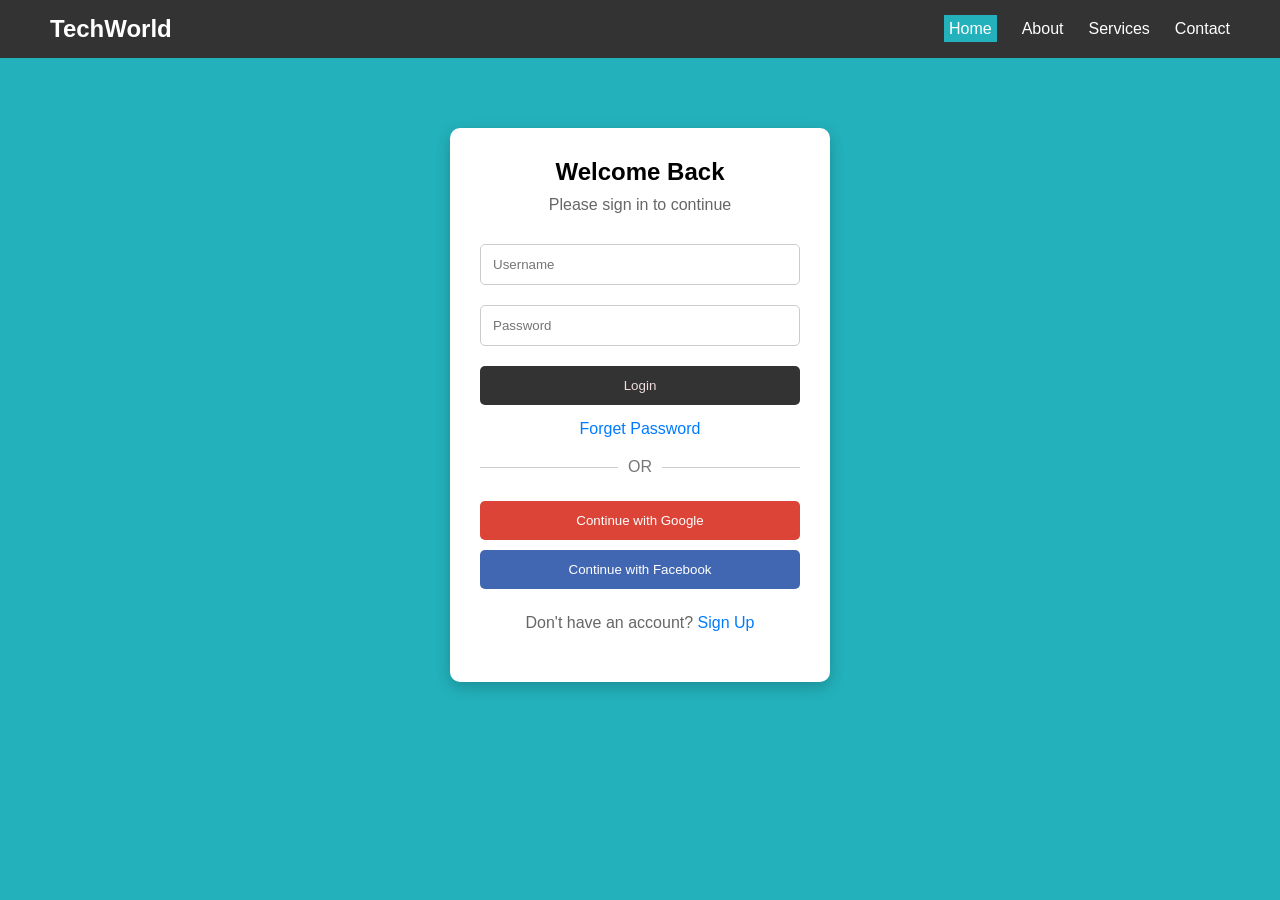
<file: index.html>
<!DOCTYPE html>
<html lang="en">
<head>
  <meta charset="UTF-8">
  <meta name="viewport" content="width=device-width, initial-scale=1.0">
  <title>Login Page</title>
  <link rel="stylesheet" href="style.css">
</head>
<body>

  
  <nav class="navbar">
    <div class="logo">TechWorld</div>
    <ul class="menu">
      <li><a href="#"class="active">Home</a></li>
      <li><a href="#">About</a></li>
      <li><a href="#">Services</a></li>
      <li><a href="#">Contact</a></li>
    </ul>
  </nav>

  
  <div class="login-box">
    <h2>Welcome Back</h2>
    <p>Please sign in to continue</p>

    <form>
      <input type="text" placeholder="Username" required>
      <input type="password" placeholder="Password" required>
      <button type="submit">Login</button>
    </form>

    <a href="#" class="forget">Forget Password</a>

    <div class="divider">
      <span>OR</span>
    </div>

    <button class="google">Continue with Google</button>
    <button class="facebook">Continue with Facebook</button>

    <p class="sign-up">Don't have an account? <a href="#">Sign Up</a></p>
  </div>

</body>
</html>
</file>
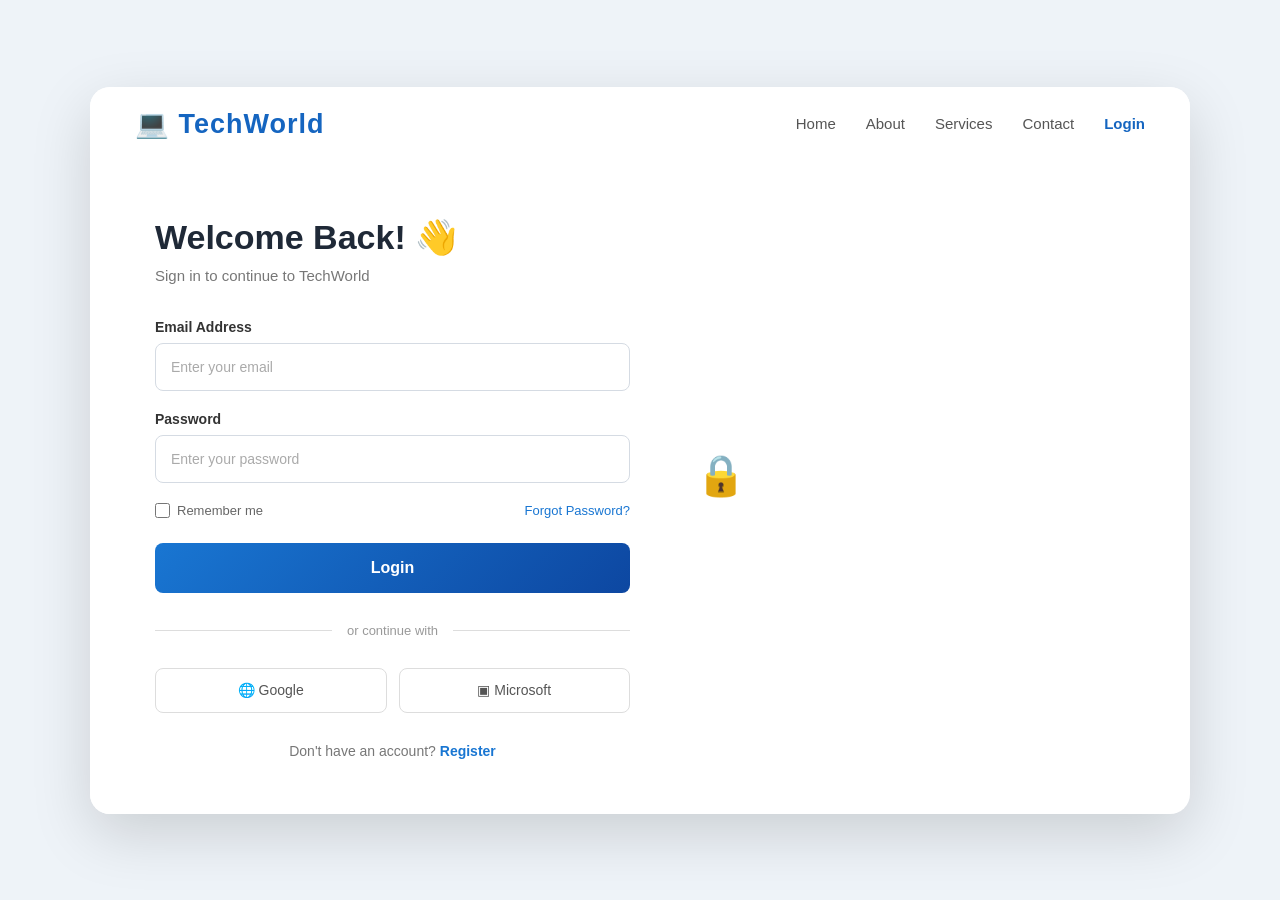
<file: experiment2/index.html>
<!DOCTYPE html>
<html lang="en">

<head>
    <meta charset="UTF-8">

    <meta name="viewport"
          content="width=device-width, initial-scale=1.0">

    <title>TechWorld - Login</title>

    
    <link rel="stylesheet" href="style3.css">
</head>

<body>

    
    <div class="container">

        

        <nav>

            <div class="logo">
                💻 TechWorld
            </div>


            <ul class="menu">

                <li>
                    <a href="#">Home</a>
                </li>

                <li>
                    <a href="#">About</a>
                </li>

                <li>
                    <a href="#">Services</a>
                </li>

                <li>
                    <a href="#">Contact</a>
                </li>

                <li>
                    <a href="#" class="active">Login</a>
                </li>

            </ul>

        </nav>



        <div class="content">


            

            <div class="login-section">

                <h1>
                    Welcome Back! 👋
                </h1>

                <p class="subtitle">
                    Sign in to continue to TechWorld
                </p>


                

                <form>

                    <label>
                        Email Address
                    </label>

                    <input
                        type="email"
                        placeholder="Enter your email"
                        required
                    >


                    <label>
                        Password
                    </label>

                    <input
                        type="password"
                        placeholder="Enter your password"
                        required
                    >



                    <div class="options">

                        <label class="remember">

                            <input type="checkbox">

                            Remember me

                        </label>


                        <a href="#">
                            Forgot Password?
                        </a>

                    </div>



                    <button
                        type="submit"
                        class="login-button">

                        Login

                    </button>



                    <div class="divider">

                        <span>
                            or continue with
                        </span>

                    </div>


                    <div class="social-buttons">

                        <button
                            type="button"
                            class="social">

                            🌐 Google

                        </button>


                        <button
                            type="button"
                            class="social">

                            ▣ Microsoft

                        </button>

                    </div>



                    <p class="signup">

                        Don't have an account?

                        <a href="#">
                            Register
                        </a>

                    </p>

                </form>

            </div>


          

            <div class="welcome-section">



                <div class="illustration">

                    🔒

                </div>


                <h2>
                    Secure, Simple, Smart.
                </h2>


                <p>
                    TechWorld provides secure and smart
                    solutions for a better digital experience.
                </p>



                <div class="dots">

                    <span class="active-dot"></span>

                    <span></span>

                    <span></span>

                </div>

            </div>

        </div>

    </div>

</body>

</html>
</file>
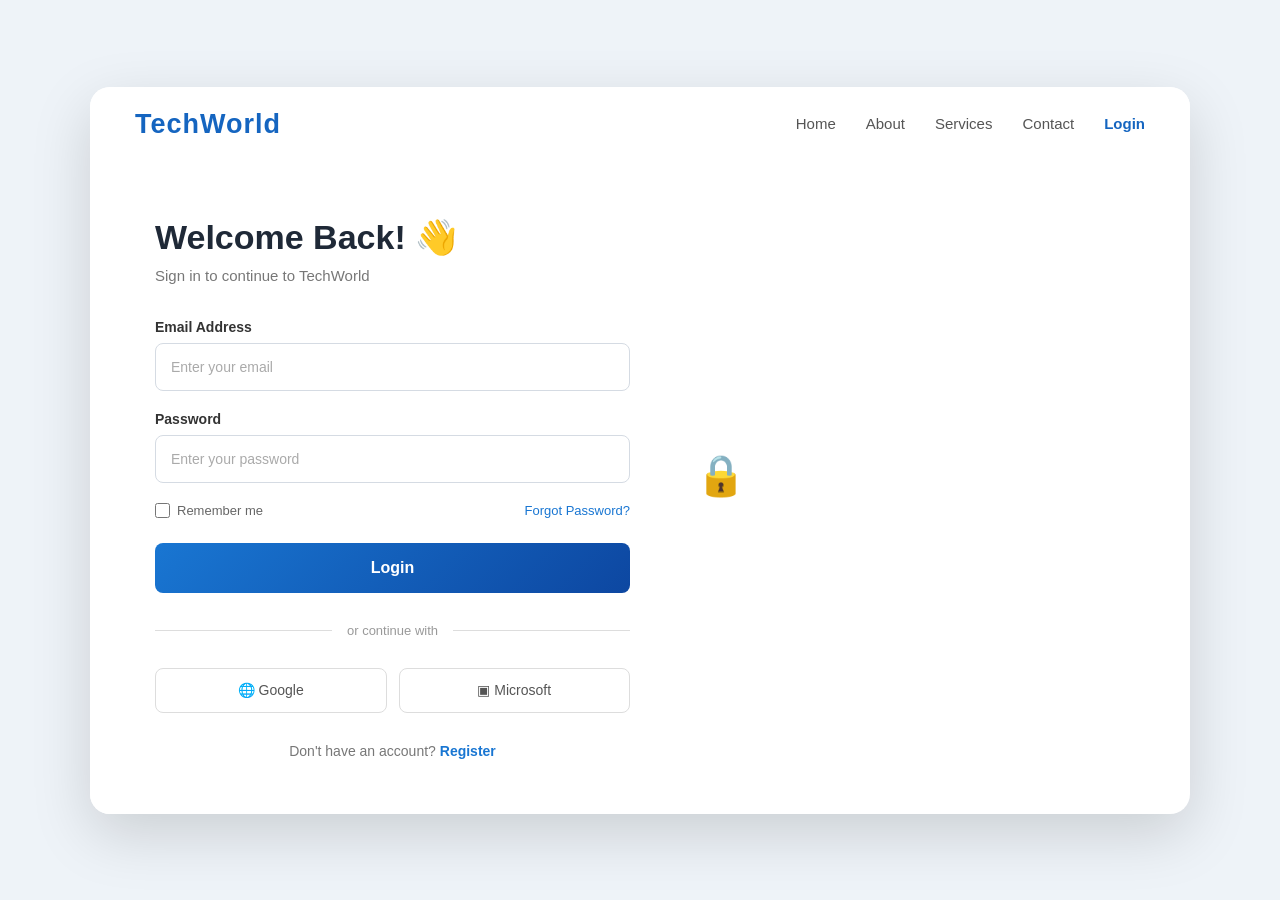
<file: experiment2/index2.html>
<!DOCTYPE html>
<html lang="en">

<head>
    <meta charset="UTF-8">

    <meta name="viewport"
          content="width=device-width, initial-scale=1.0">

    <title>TechWorld - Login</title>

    
    <link rel="stylesheet" href="style3.css">
</head>

<body>

    
    <div class="container">

        

        <nav>

            <div class="logo">
                 TechWorld
            </div>


            <ul class="menu">

                <li>
                    <a href="#">Home</a>
                </li>

                <li>
                    <a href="#">About</a>
                </li>

                <li>
                    <a href="#">Services</a>
                </li>

                <li>
                    <a href="#">Contact</a>
                </li>

                <li>
                    <a href="#" class="active">Login</a>
                </li>

            </ul>

        </nav>



        <div class="content">


            

            <div class="login-section">

                <h1>
                    Welcome Back! 👋
                </h1>

                <p class="subtitle">
                    Sign in to continue to TechWorld
                </p>


                

                <form>

                    <label>
                        Email Address
                    </label>

                    <input
                        type="email"
                        placeholder="Enter your email"
                        required
                    >


                    <label>
                        Password
                    </label>

                    <input
                        type="password"
                        placeholder="Enter your password"
                        required
                    >



                    <div class="options">

                        <label class="remember">

                            <input type="checkbox">

                            Remember me

                        </label>


                        <a href="#">
                            Forgot Password?
                        </a>

                    </div>



                    <button
                        type="submit"
                        class="login-button">

                        Login

                    </button>



                    <div class="divider">

                        <span>
                            or continue with
                        </span>

                    </div>


                    <div class="social-buttons">

                        <button
                            type="button"
                            class="social">

                            🌐 Google

                        </button>


                        <button
                            type="button"
                            class="social">

                            ▣ Microsoft

                        </button>

                    </div>



                    <p class="signup">

                        Don't have an account?

                        <a href="#">
                            Register
                        </a>

                    </p>

                </form>

            </div>


          

            <div class="welcome-section">



                <div class="illustration">

                    🔒

                </div>


                <h2>
                    Secure, Simple, Smart.
                </h2>


                <p>
                    TechWorld provides secure and smart
                    solutions for a better digital experience.
                </p>



                <div class="dots">

                    <span class="active-dot"></span>

                    <span></span>

                    <span></span>

                </div>

            </div>

        </div>

    </div>

</body>

</html>
</file>
<file: style.css>
* {
  margin: 0;
  padding: 0;
  box-sizing: border-box;
}

body {
  font-family: Arial, sans-serif;
  background: #23b1bb;
}


.navbar {
  background: #333;
  color: white;
  display: flex;
  justify-content: space-between;
  align-items: center;
  padding: 15px 50px;
}
nav a.active{
  background-color: #23b1bb;
  padding:5px;
  color:white;
}

.logo {
  font-size: 24px;
  font-weight: bold;
}

.menu {
  display: flex;
  list-style: none;
  gap: 25px;
}

.menu a {
  color: white;
  text-decoration: none;
}

.menu a:hover {
  color: #00bcd4;
}


.login-box {
  width: 380px;
  background: white;
  margin: 70px auto;
  padding: 30px;
  border-radius: 10px;
  box-shadow: 0 5px 15px rgba(0, 0, 0, 0.2);
  text-align: center;
}

.login-box h2 {
  margin-bottom: 10px;
}

.login-box p {
  color: #666;
  margin-bottom: 20px;
}

.login-box input {
  width: 100%;
  padding: 12px;
  margin: 10px 0;
  border: 1px solid #ccc;
  border-radius: 5px;
}


.login-box form button {
  width: 100%;
  padding: 12px;
  background: #333;
  color: rgb(240, 220, 220);
  border: none; 
  border-radius: 5px;
  cursor: pointer;
  margin-top: 10px;
}

.login-box form button:hover {
  background: #555;
}


.forget {
  display: block;
  margin: 15px 0;
  color: #007bff;
  text-decoration: none;
}

.divider {
  display: flex;
  align-items: center;
  margin: 20px 0;
}

.divider::before,
.divider::after {
  content: "";
  flex: 1;
  height: 1px;
  background: #ccc;
}

.divider span {
  margin: 0 10px;
  color: #777;
}


.google,
.facebook {
  width: 100%;
  padding: 12px;
  margin: 5px 0;
  border: none;
  border-radius: 5px;
  cursor: pointer;
}

.google {
  background: #db4437;
  color: white;
}

.facebook {
  background: #4267b2;
  color: white;
}


.sign-up {
  margin-top: 20px;
}

.sign-up a {
  color: #007bff;
  text-decoration: none;
}
</file>
<file: experiment2/style3.css>
/* ================================
   RESET
================================ */

* {
    margin: 0;
    padding: 0;
    box-sizing: border-box;
}


/* ================================
   BODY
================================ */

body {
    font-family: Arial, Helvetica, sans-serif;

    min-height: 100vh;

    display: flex;
    justify-content: center;
    align-items: center;

    background: #eef3f8;

    padding: 30px;
}


/* ================================
   MAIN CONTAINER
================================ */

.container {
    width: 1100px;
    max-width: 100%;

    background: white;

    border-radius: 20px;

    overflow: hidden;

    box-shadow:
        0 20px 60px rgba(0, 0, 0, 0.15);
}


/* ================================
   NAVIGATION
================================ */

nav {
    height: 75px;

    display: flex;

    justify-content: space-between;
    align-items: center;

    padding: 0 45px;

    background: #ffffff;
}


/* Logo */

.logo {
    font-size: 27px;

    font-weight: bold;

    color: #1565c0;

    letter-spacing: 1px;
}


/* Menu */

.menu {
    display: flex;

    align-items: center;

    gap: 30px;

    list-style: none;
}

.menu li a {
    text-decoration: none;

    color: #555;

    font-size: 15px;

    transition: 0.3s;
}

.menu li a:hover {
    color: #1565c0;
}


/* Active Login */

.menu li a.active {
    color: #1565c0;

    font-weight: bold;
}


/* ================================
   CONTENT
================================ */

.content {
    display: flex;

    min-height: 600px;
}


/* ================================
   LOGIN SECTION
================================ */

.login-section {
    width: 55%;

    padding: 55px 65px;

    background: #ffffff;
}


.login-section h1 {
    font-size: 34px;

    color: #1f2937;

    margin-bottom: 10px;
}


.subtitle {
    color: #777;

    font-size: 15px;

    margin-bottom: 35px;
}


/* ================================
   FORM
================================ */

form {
    width: 100%;
}


form > label {
    display: block;

    color: #333;

    font-size: 14px;

    font-weight: 600;

    margin-bottom: 8px;
}


input[type="email"],
input[type="password"] {
    width: 100%;

    height: 48px;

    padding: 0 15px;

    margin-bottom: 20px;

    border: 1px solid #d5dbe3;

    border-radius: 8px;

    outline: none;

    font-size: 14px;

    transition: 0.3s;
}


input[type="email"]:focus,
input[type="password"]:focus {
    border-color: #1976d2;

    box-shadow:
        0 0 0 3px rgba(25, 118, 210, 0.10);
}


input::placeholder {
    color: #aaa;
}


/* ================================
   OPTIONS
================================ */

.options {
    display: flex;

    justify-content: space-between;

    align-items: center;

    margin-bottom: 25px;

    font-size: 13px;
}


.remember {
    display: flex;

    align-items: center;

    gap: 7px;

    color: #666;

    cursor: pointer;
}


.remember input {
    width: 15px;

    height: 15px;

    cursor: pointer;
}


.options a {
    color: #1976d2;

    text-decoration: none;
}


.options a:hover {
    text-decoration: underline;
}


/* ================================
   LOGIN BUTTON
================================ */

.login-button {
    width: 100%;

    height: 50px;

    border: none;

    border-radius: 8px;

    background: linear-gradient(
        135deg,
        #1976d2,
        #0d47a1
    );

    color: white;

    font-size: 16px;

    font-weight: bold;

    cursor: pointer;

    transition: 0.3s;
}


.login-button:hover {
    transform: translateY(-2px);

    box-shadow:
        0 8px 20px rgba(25, 118, 210, 0.30);
}


/* ================================
   DIVIDER
================================ */

.divider {
    display: flex;

    align-items: center;

    gap: 15px;

    margin: 30px 0;

    color: #999;

    font-size: 13px;
}


.divider::before,
.divider::after {
    content: "";

    flex: 1;

    height: 1px;

    background: #ddd;
}


.divider span {
    white-space: nowrap;
}


/* ================================
   SOCIAL BUTTONS
================================ */

.social-buttons {
    display: flex;

    gap: 12px;
}


.social {
    width: 50%;

    height: 45px;

    background: white;

    border: 1px solid #ddd;

    border-radius: 8px;

    color: #555;

    font-size: 14px;

    cursor: pointer;

    transition: 0.3s;
}


.social:hover {
    background: #f5f8fc;

    border-color: #1976d2;
}


/* ================================
   SIGN UP
================================ */

.signup {
    text-align: center;

    margin-top: 30px;

    color: #777;

    font-size: 14px;
}


.signup a {
    color: #1976d2;

    font-weight: bold;

    text-decoration: none;
}


.signup a:hover {
    text-decoration: underline;
}


/* ================================
   WELCOME SECTION
================================ */

.welcome-section {
    width: 45%;

    position: relative;

    display: flex;

    justify-content: center;

    align-items: center;

    text-align: center;

    color: white;

    overflow: hidden;

    /* YOUR IMAGE */
    background-image: url("https://media.istockphoto.com/id/1159199214/vector/abstract-technology-or-medical-background-with-hexagons-shape-pattern-concepts-and-ideas-for.jpg?s=612x612&w=0&k=20&c=jQXehVyWkaZkkf8--52VP0j8Sks5lPK_c6o2arBctMQ=");

    background-size: cover;

    background-position: center;
}


/* ================================
   IMAGE OVERLAY
================================ */

.overlay {
    position: absolute;

    inset: 0;

    background:
        linear-gradient(
            135deg,
            rgba(5, 50, 100, 0.88),
            rgba(0, 100, 180, 0.72)
        );
}


/* ================================
   WELCOME CONTENT
================================ */

.welcome-content {
    position: relative;

    z-index: 2;

    padding: 50px;
}


.illustration {
    width: 90px;

    height: 90px;

    margin: 0 auto 25px;

    display: flex;

    justify-content: center;

    align-items: center;

    border-radius: 50%;

    background: rgba(255, 255, 255, 0.15);

    border: 1px solid rgba(255, 255, 255, 0.3);

    font-size: 40px;

    backdrop-filter: blur(5px);
}


.welcome-section h2 {
    font-size: 30px;

    margin-bottom: 15px;
}


.welcome-section p {
    max-width: 350px;

    margin: auto;

    line-height: 1.7;

    font-size: 15px;

    color: rgba(255, 255, 255, 0.9);
}


/* ================================
   DOTS
================================ */

.dots {
    display: flex;

    justify-content: center;

    gap: 8px;

    margin-top: 35px;
}


.dots span {
    width: 8px;

    height: 8px;

    border-radius: 50%;

    background: rgba(255, 255, 255, 0.45);
}


.dots .active-dot {
    width: 25px;

    border-radius: 10px;

    background: white;
}


/* ================================
   RESPONSIVE DESIGN
================================ */

@media (max-width: 900px) {

    body {
        padding: 15px;
    }


    nav {
        padding: 0 25px;
    }


    .menu {
        gap: 15px;
    }


    .content {
        flex-direction: column;
    }


    .login-section {
        width: 100%;

        padding: 45px;
    }


    .welcome-section {
        width: 100%;

        min-height: 400px;
    }

}


@media (max-width: 600px) {

    nav {
        height: auto;

        padding: 20px;

        flex-direction: column;

        gap: 15px;
    }


    .menu {
        flex-wrap: wrap;

        justify-content: center;
    }


    .login-section {
        padding: 30px 25px;
    }


    .login-section h1 {
        font-size: 28px;
    }


    .social-buttons {
        flex-direction: column;
    }


    .social {
        width: 100%;
    }


    .welcome-content {
        padding: 35px 20px;
    }

}
</file>
